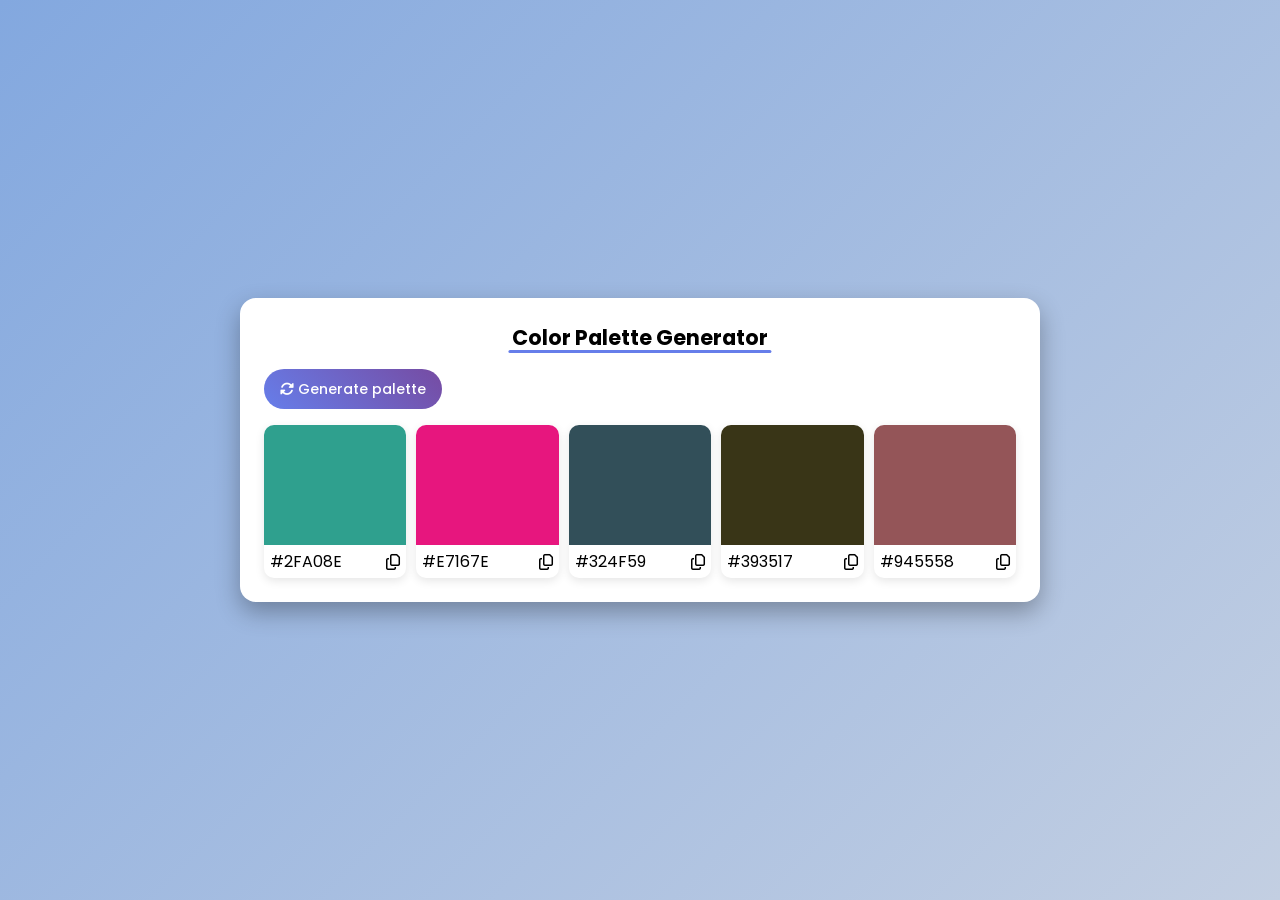
<file: color-palette-generator/index.html>
<!doctype html>
<html lang="en">
  <head>
    <meta charset="UTF-8" />
    <meta name="viewport" content="width=device-width, initial-scale=1.0" />
    <title>Color Palette Generator</title>
    <link
      rel="stylesheet"
      href="https://cdnjs.cloudflare.com/ajax/libs/font-awesome/6.7.2/css/all.min.css"
      integrity="sha512-Evv84Mr4kqVGRNSgIGL/F/aIDqQb7xQ2vcrdIwxfjThSH8CSR7PBEakCr51Ck+w+/U6swU2Im1vVX0SVk9ABhg=="
      crossorigin="anonymous"
      referrerpolicy="no-referrer"
    />
    <link rel="stylesheet" href="style.css" />
  </head>
  <body>
    <div class="container">
      <div class="title">Color Palette Generator</div>

      <button class="generate-btn" id="generate-btn">
        <i class="fas fa-sync-alt"></i>
        Generate palette
      </button>

      <div class="palettes-container" id="palettes-container">
        <!-- BOX 1 -->
        <div class="palette">
          <div class="color-palette"></div>
          <div class="color-info">
            <div class="color-text">#A232A2</div>
            <i class="far fa-copy copy-btn" title="Copy to clipboard"></i>
          </div>
        </div>

        <!-- BOX 2 -->
        <div class="palette">
          <div class="color-palette"></div>
          <div class="color-info">
            <div class="color-text">#A232A2</div>
            <i class="far fa-copy copy-btn" title="Copy to clipboard"></i>
          </div>
        </div>

        <!-- BOX 3 -->
        <div class="palette">
          <div class="color-palette"></div>
          <div class="color-info">
            <div class="color-text">#A232A2</div>
            <i class="far fa-copy copy-btn" title="Copy to clipboard"></i>
          </div>
        </div>

        <!-- BOX 4 -->
        <div class="palette">
          <div class="color-palette"></div>
          <div class="color-info">
            <div class="color-text">#A232A2</div>
            <i class="far fa-copy copy-btn" title="Copy to clipboard"></i>
          </div>
        </div>

        <!-- BOX 5 -->
        <div class="palette">
          <div class="color-palette"></div>
          <div class="color-info">
            <div class="color-text">#A232A2</div>
            <i class="far fa-copy copy-btn" title="Copy to clipboard"></i>
          </div>
        </div>
      </div>
    </div>
    <script src="script.js"></script>
  </body>
</html>
</file>
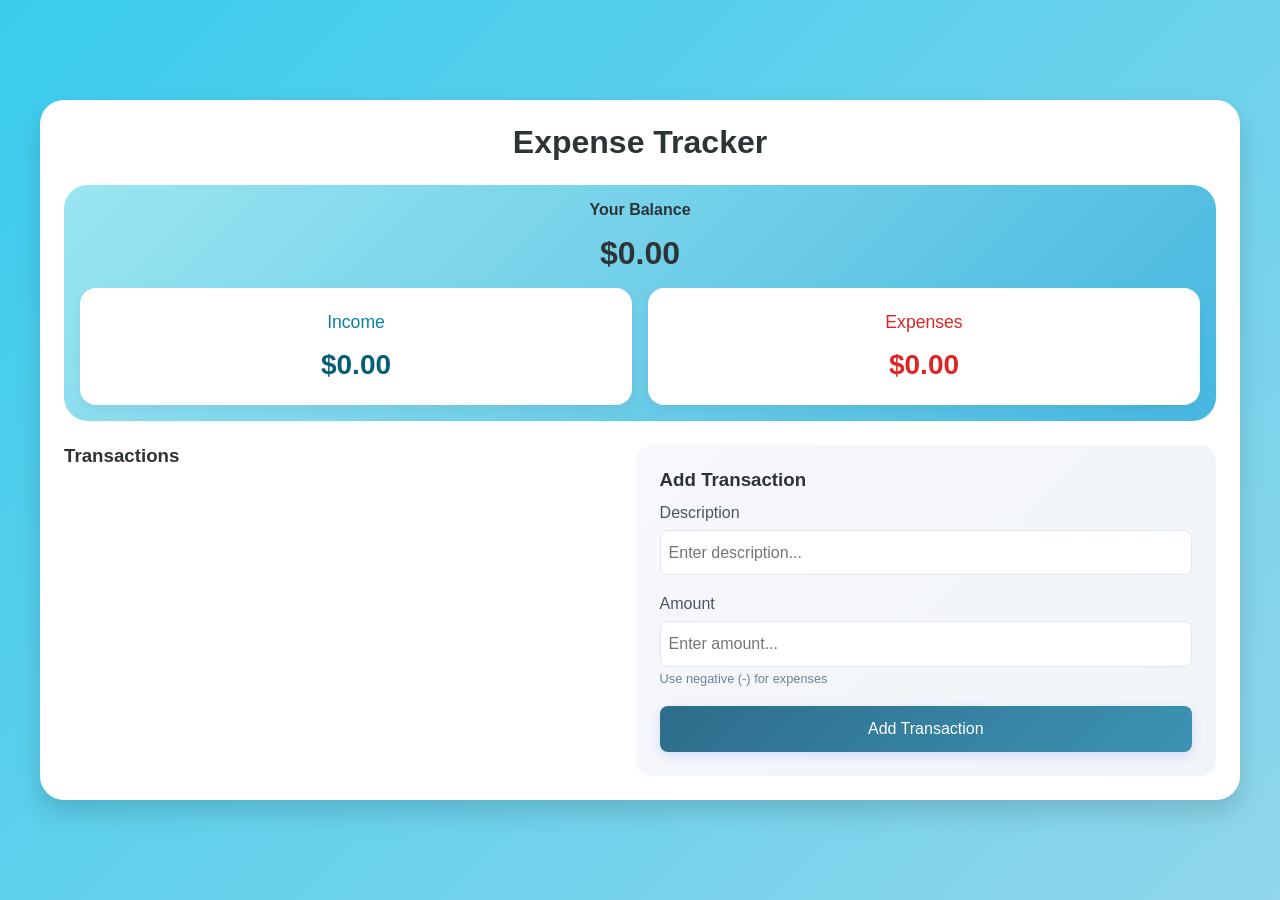
<file: expense-tracker/index.html>
<!doctype html>
<html lang="en">
  <head>
    <meta charset="UTF-8" />
    <meta name="viewport" content="width=device-width, initial-scale=1.0" />
    <link rel="stylesheet" href="style.css" />
    <title>Expense Tracker</title>
  </head>
  <body>
    <div class="container">
      <h1>Expense Tracker</h1>
      <div class="expense-info">
        <h4>Your Balance</h4>
        <h1 class="total-balance" id="total-balance">$0.00</h1>
        <div class="low-balance" id="low-balance">
          Your balance is running low.
        </div>
        <div class="expense-summary">
          <div class="expense-box income">
            <h3>Income</h3>
            <h2 id="total-income">$0.00</h2>
          </div>
          <div class="expense-box expenses">
            <h3>Expenses</h3>
            <h2 id="total-expenses">$0.00</h2>
          </div>
        </div>
      </div>

      <div class="expense-detail">
        <div class="transaction-container">
          <h3>Transactions</h3>
          <ul class="transaction-list" id="transaction-list">
            <!-- TRANSACTIONS WILL BE INSERTED HERE -->
          </ul>
        </div>
        <div class="form-container">
          <h3>Add Transaction</h3>
          <form class="form" id="form">
            <div class="form-group">
              <label for="description">Description</label>
              <input
                id="description"
                type="text"
                placeholder="Enter description..."
                autocomplete="off"
              />
            </div>

            <div class="form-group">
              <label for="amount">Amount</label>
              <input id="amount" type="number" placeholder="Enter amount..." />
              <div class="notes">Use negative (-) for expenses</div>
            </div>

            <button type="submit">Add Transaction</button>
          </form>
        </div>
      </div>
    </div>

    <script src="script.js"></script>
  </body>
</html>
</file>
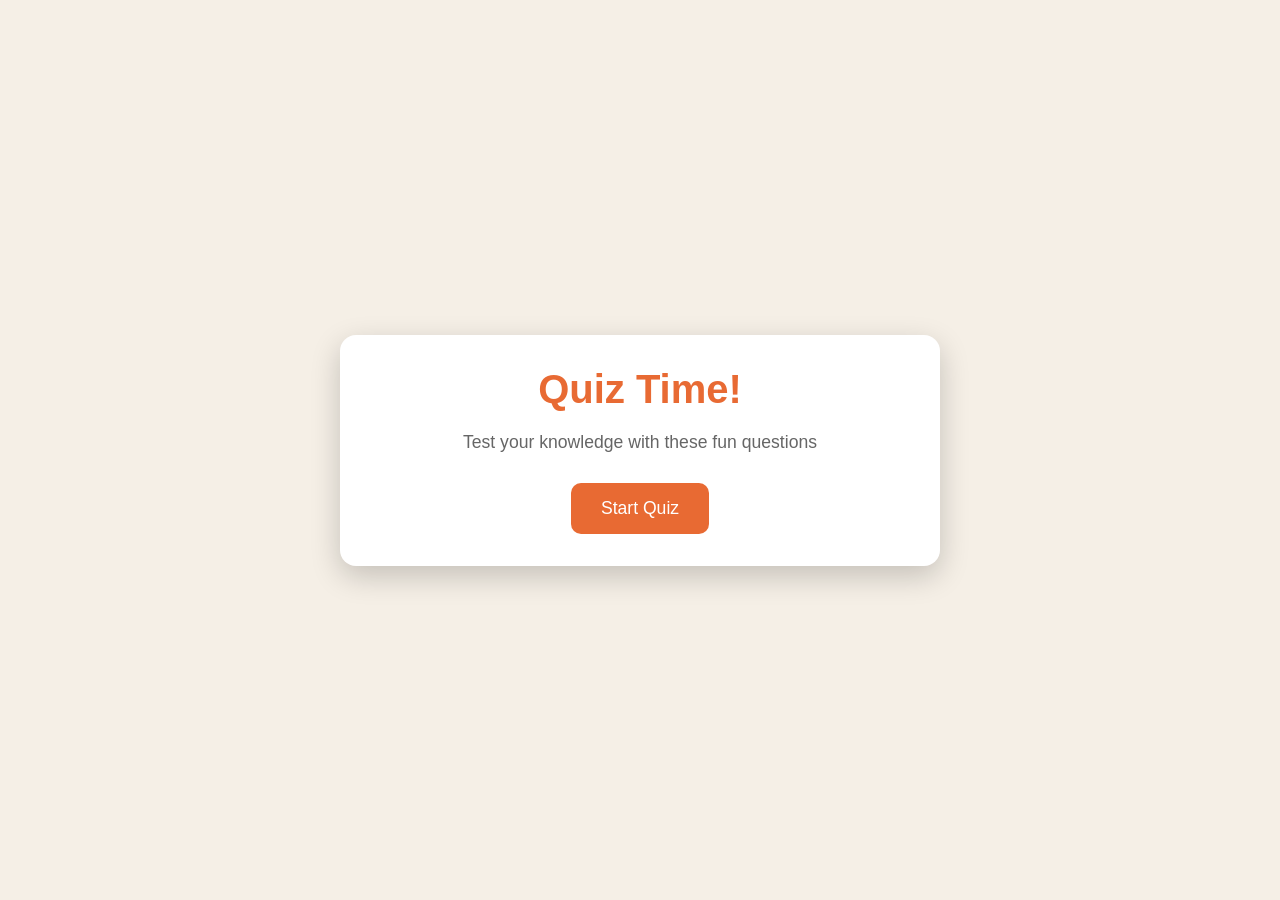
<file: quiz-time/index.html>
<!doctype html>
<html lang="en">
  <head>
    <meta charset="UTF-8" />
    <meta name="viewport" content="width=device-width, initial-scale=1.0" />
    <title>Document</title>
    <link
      href="https://fonts.googleapis.com/css?family=Poppins:100,100italic,200,200italic,300,300italic,regular,italic,500,500italic,600,600italic,700,700italic,800,800italic,900,900italic"
      rel="stylesheet"
    />
    <link rel="stylesheet" href="style.css" />
  </head>
  <body>
    <div class="container">
      <div class="screen active" id="start-screen">
        <h1>Quiz Time!</h1>
        <p>Test your knowledge with these fun questions</p>
        <button id="start-btn">Start Quiz</button>
      </div>

      <div class="screen" id="quiz-screen">
        <div class="quiz-header">
          <h2 id="question-text">Question goes here</h2>
          <div class="quiz-info">
            <p>
              Question <span id="current-question">1</span> of
              <span id="total-questions">5</span>
            </p>
            <p>Score: <span id="score">0</span></p>
          </div>
          <div class="answers-container" id="answers-container">
            <!-- Answer buttons will be inserted here by JS code -->
          </div>
          <div class="progress-bar">
            <di id="progress" class="progress"></di>
          </div>
        </div>
      </div>

      <div class="screen" id="result-screen">
        <h1>Quiz Results</h1>
        <div class="result-info">
          <p>
            You scored <span id="final-score">0</span> out of
            <span id="max-score">5</span>
          </p>
          <div id="result-message">Good job!</div>
        </div>
        <button id="restart-btn">Restart Quiz</button>
      </div>
    </div>
    <script src="script.js"></script>
  </body>
</html>
</file>
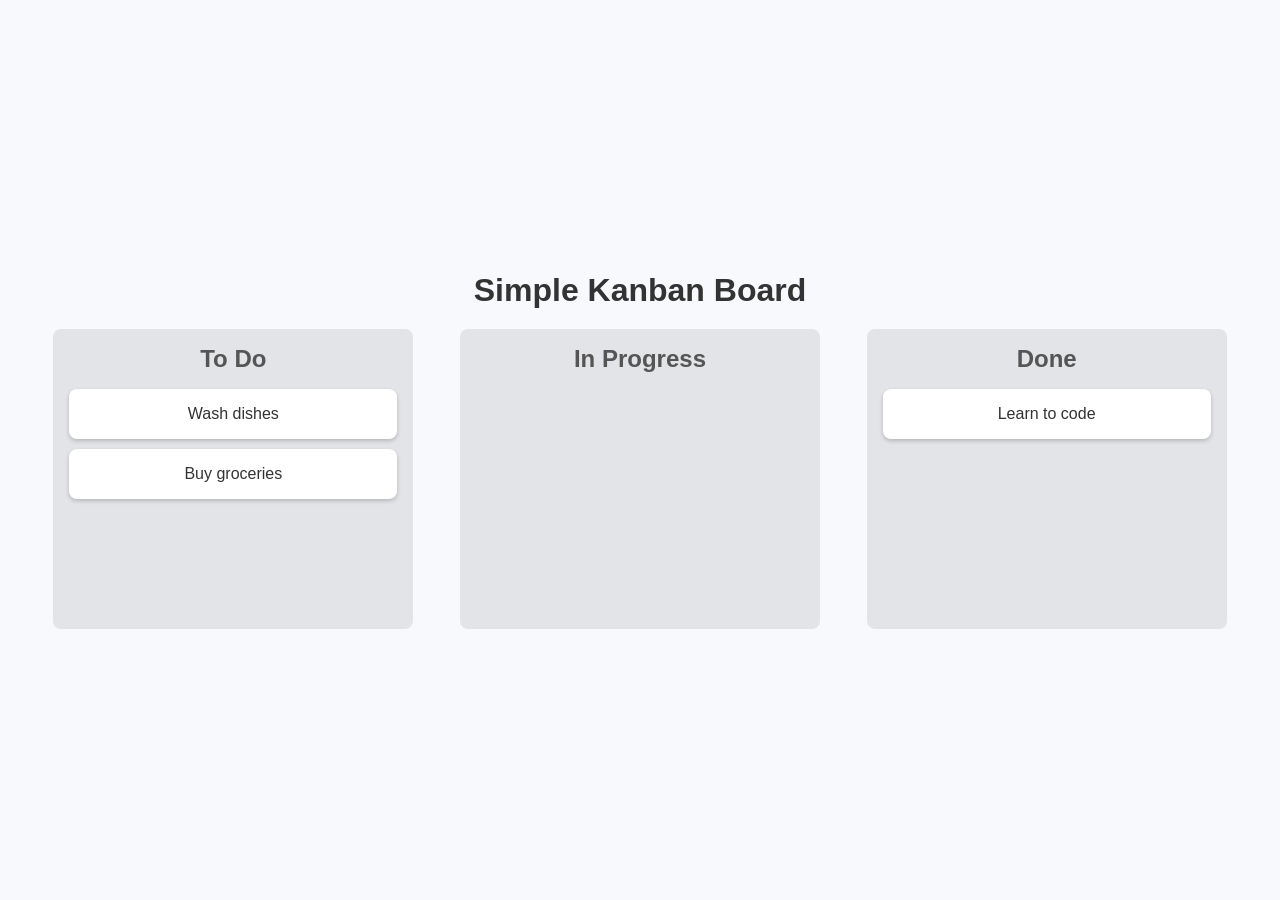
<file: simple-kanban-board/index.html>
<!doctype html>
<html lang="en">
  <head>
    <meta charset="UTF-8" />
    <meta name="viewport" content="width=device-width, initial-scale=1.0" />
    <link rel="stylesheet" href="style.css" />
    <title>Simple Kanban Board</title>
  </head>
  <body>
    <div class="container">
      <h1>Simple Kanban Board</h1>
      <div class="board-container">
        <!-- To Do Board -->
        <div class="board">
          <h3>To Do</h3>
          <div class="list" id="list1" draggable="true">Wash dishes</div>
          <div class="list" id="list2" draggable="true">Buy groceries</div>
        </div>

        <!-- In Progress Board -->
        <div class="board">
          <h3>In Progress</h3>
        </div>

        <!-- Done Board -->
        <div class="board">
          <h3>Done</h3>
          <div class="list" id="list3" draggable="true">Learn to code</div>
        </div>
      </div>
    </div>
    <script src="script.js"></script>
  </body>
</html>
</file>
<file: color-palette-generator/style.css>
@import url(https://fonts.googleapis.com/css?family=Poppins:100,100italic,200,200italic,300,300italic,regular,italic,500,500italic,600,600italic,700,700italic,800,800italic,900,900italic);

* {
  margin: 0;
  padding: 0;
  box-sizing: border-box;
  font-family: "Poppins", sans-serif;
}

body {
  background: linear-gradient(135deg, #83a8df, #c3cfe2);
  display: flex;
  align-items: center;
  justify-content: center;
  padding: 20px;
  min-height: 100vh;
}

.container {
  background-color: white;
  border-radius: 1rem;
  box-shadow: 0 10px 25px rgba(0, 0, 0, 0.3);
  width: 100%;
  max-width: 800px;
  padding: 24px;
  overflow: hidden;
}

.title {
  text-align: center;
  font-size: 1.3rem;
  font-weight: 700;
  margin: 0 auto;
  position: relative;
}

.title::after {
  content: "";
  position: absolute;
  bottom: 0;
  left: 50%;
  transform: translateX(-50%);
  width: 35%;
  height: 3px;
  background-color: #667eea;
  border-radius: 2px;
}

.generate-btn {
  background: linear-gradient(45deg, #667eea, #764ba2);
  color: white;
  border: none;
  padding: 0.6rem 1rem;
  border-radius: 50px;
  cursor: pointer;
  font-weight: 500;
  margin: 16px 0;
  font-size: 14px;
  transition: transform 0.2s;
}

.generate-btn:hover {
  transform: scale(1.05);
}

.palettes-container {
  display: flex;
  gap: 10px;
}

.palette {
  display: flex;
  flex-direction: column;
  overflow: hidden;
  width: 100%;
  border-radius: 10px;
  box-shadow: 0 3px 10px rgba(0, 0, 0, 0.1);
  transition: transform 0.2s;
  cursor: pointer;
}

.palette:hover {
  transform: translateY(-5px);
}

.color-palette {
  background-color: #80cab8;
  width: 100%;
  height: 120px;
}

.color-info {
  display: flex;
  align-items: center;
  padding: 4px 6px;
  justify-content: space-between;
}

.color-text {
  text-transform: uppercase;
}
</file>
<file: expense-tracker/style.css>
* {
  padding: 0;
  margin: 0;
  box-sizing: border-box;
}

body {
  background: linear-gradient(135deg, #3acced, #91d6eb);
  min-height: 100vh;
  font-family: "Poppins", sans-serif;
  padding: 20px;
  display: flex;
  align-items: center;
  justify-content: center;
  color: #2d3436;
}

.container {
  width: 100%;
  max-width: 1200px;
  background-color: white;
  padding: 1.5rem;
  border-radius: 24px;
  box-shadow: 0 12px 24px rgba(0, 0, 0, 0.15);
  display: flex;
  flex-direction: column;
  align-items: center;
}

.container > h1 {
  margin-bottom: 1.5rem;
}

.expense-info {
  width: 100%;
  background: linear-gradient(135deg, #9ae6f1, #46b7e0);
  border-radius: 24px;
  padding: 1rem;
  overflow: hidden;
  text-align: center;
}

.expense-info h4 {
  margin-bottom: 1rem;
}

.expense-info .total-balance {
  margin-bottom: 1rem;
}

.expense-info .low-balance {
  display: none;
  color: #aa0c0c;
  font-size: 0.8rem;
  margin: 0.5rem 0;
  font-style: italic;
}

.expense-info .low-balance.low {
  display: block;
}

.expense-summary {
  width: 100%;
  display: flex;
  justify-content: space-evenly;
  gap: 1rem;
}

.expense-box {
  width: 100%;
  background-color: white;
  padding: 24px;
  border-radius: 1rem;
  box-shadow: 0 4px 12px rgba(0, 0, 0, 0.05);
}

.income h3 {
  color: #0880a8;
  font-size: 1.1rem;
  font-weight: 500;
  margin-bottom: 1rem;
}

.expenses h3 {
  color: #dc2626;
  font-size: 1.1rem;
  font-weight: 500;
  margin-bottom: 1rem;
}

.income h2,
.expenses h2 {
  margin-top: 8px;
  font-size: 1.75rem;
  font-weight: 600;
}

.income h2 {
  color: #055e77;
}

.expenses h2 {
  color: #dc2626;
}

.expense-detail {
  width: 100%;
  display: flex;
  justify-content: space-between;
  gap: 1rem;
  margin-top: 1.5rem;
}

.transaction-container {
  width: 100%;
}

.form-container {
  width: 100%;
  background: linear-gradient(135deg, #f6f8fb, #f1f4f8);
  padding: 24px;
  border-radius: 16px;
  /* box-shadow: 0 4px 12px rgba(0, 0, 0, 0.15); */
  display: flex;
  flex-direction: column;
}

.form {
  display: flex;
  flex-direction: column;
  margin-top: 0.8rem;
  height: 100%;
}

.form-group {
  margin-bottom: 20px;
}

label {
  display: block;
  margin-bottom: 8px;
  color: #4a5568;
  font-weight: 500;
}

input {
  width: 100%;
  border: 1px solid #e2e8f0;
  border-radius: 8px;
  padding: 0.8rem 0.5rem;
  background-color: white;
  font-size: 1rem;
}

input:focus {
  outline: none;
  box-shadow: 0 0 0 2px rgba(102, 126, 234, 0.1);
}

input:hover {
  border-color: #cbd5e0;
}

.notes {
  color: #718096;
  font-size: 0.8rem;
  margin-top: 4px;
}

button[type="submit"] {
  background: linear-gradient(135deg, #2e6c8b 0%, #3c93b3 100%);
  color: white;
  border: none;
  padding: 14px;
  font-size: 1rem;
  font-weight: 500;
  border-radius: 0.5rem;
  box-shadow: 0 4px 12px rgba(102, 126, 234, 0.2);
  cursor: pointer;
  transition: all 0.2s ease;
  margin-top: auto;
}

button[type="submit"]:hover {
  transform: translateY(-2px);
}

.transaction-list {
  display: flex;
  flex-direction: column;
  gap: 12px;
  max-height: 500px;
  overflow-y: auto;
  overflow-x: hidden;
}

#transaction-list::-webkit-scrollbar {
  width: 8px;
}

#transaction-list::-webkit-scrollbar-track {
  /* scrollbar background */
  background-color: #f1f1f1;
  border-radius: 4px;
}
#transaction-list::-webkit-scrollbar-thumb {
  /* scrollbar draggable item */
  background-color: #cbd5e0;
  border-radius: 4px;
}
#transaction-list::-webkit-scrollbar-thumb:hover {
  background-color: #a0aec0;
}

.transaction {
  list-style-type: none;
  width: 100%;
  display: flex;
  align-items: center;
  justify-content: space-between;
  padding: 1rem 1.2rem;
  background-color: white;
  box-shadow: 0 2px 8px rgba(0, 0, 0, 0.05);
  border-radius: 12px;
  border-right: 5px solid;
}

.transaction:hover {
  transform: translateX(4px);
  box-shadow: 0 4px 12px rgba(0, 0, 0, 0.1);
}

.transaction.income {
  border-color: #055e77;
}

.transaction.expenses {
  border-color: #dc2626;
}

.transaction .delete-btn {
  outline: none;
  margin-left: 12px;
  border: none;
  background-color: transparent;
  color: #dc2626;
  font-size: 1.1rem;
  transition: all 0.2s ease;
  padding: 4px 8px;
  border-radius: 4px;
  opacity: 0;
  cursor: pointer;
}

.transaction:hover .delete-btn {
  opacity: 1;
}

.transaction .delete-btn:hover {
  background-color: #fee2e2;
  transform: scale(1.1);
}
</file>
<file: quiz-time/style.css>
/* Basic Reset */
* {
  margin: 0;
  padding: 0;
  box-sizing: border-box;
}

body {
  background-color: #f5efe6;
  display: flex;
  justify-content: center;
  align-items: center;
  min-height: 100vh;
  padding: 1rem;
  font-family: sans-serif;
}

.container {
  background-color: white;
  border-radius: 1rem;
  box-shadow: 0 10px 30px rgba(0, 0, 0, 0.2);
  width: 100%;
  max-width: 600px;
  overflow: hidden;
  position: relative;
}

/* SCREENS */
.screen {
  display: none;
  padding: 2rem;
  text-align: center;
}

.screen.active {
  display: block;
}

/* START SCREEN */
#start-screen h1 {
  color: #e86a33;
  margin-bottom: 20px;
  font-size: 2.5rem;
}

#start-screen p {
  color: #666;
  margin-bottom: 30px;
  font-size: 1.1rem;
}

.quiz-header {
  margin-bottom: 2rem;
}

#question-text {
  color: #333;
  font-size: 1.5rem;
  margin-bottom: 1rem;
  line-height: 1.4;
}

.quiz-info {
  display: flex;
  justify-content: space-between;
  color: #666;
  margin-bottom: 10px;
}

.answers-container {
  display: flex;
  flex-direction: column;
  gap: 10px;
  margin-bottom: 25px;
}

.answer-btn {
  background-color: #f8f0e5;
  color: #333;
  border: 2px solid #eadbc8;
  border-radius: 10px;
  padding: 1rem;
  cursor: pointer;
  text-align: left;
  transition: all 0.3s ease;
}

.answer-btn:hover {
  background-color: #eadbc8;
  border-color: #dac0ae;
}

.answer-btn.correct {
  background-color: #e6fff0;
  border-color: #a3f0c4;
  color: #28a745;
}

.answer-btn.incorrect {
  background-color: #fff0f0;
  border-color: #ffbdbd;
  color: #dc3545;
}

.progress-bar {
  height: 10px;
  background-color: #f8f0e5;
  border-radius: 5px;
  overflow: hidden;
  margin-top: 20px;
}

.progress {
  display: block;
  height: 100%;
  background-color: #e86a33;
  width: 0%;
  transition: width 0.3s ease;
}

/* RESULT SCREEN */
#result-screen h1 {
  color: #e86a33;
  margin-bottom: 30px;
}

.result-info {
  background-color: #f8f0e5;
  border-radius: 10px;
  padding: 20px;
  margin-bottom: 30px;
}

.result-info p {
  font-size: 1.2rem;
  color: #333;
  margin-bottom: 1rem;
}

#result-message {
  font-size: 1.5rem;
  font-weight: 600;
  color: #e86a33;
}

button {
  background-color: #e86a33;
  color: white;
  border: none;
  border-radius: 10px;
  padding: 15px 30px;
  font-size: 1.1rem;
  cursor: pointer;
  transition: background-color 0.3s ease;
}

button:hover {
  background-color: #d45b28;
}

@media (max-width: 500px) {
  .screen {
    padding: 1rem;
  }

  #start-screen h1 {
    font-size: 2rem;
  }

  #question-text {
    font-size: 1.3rem;
  }

  .answer-btn {
    padding: 12px;
  }

  button {
    padding: 12px 25px;
    font-size: 1rem;
  }
}
</file>
<file: simple-kanban-board/style.css>
* {
  margin: 0;
  padding: 0;
  box-sizing: border-box;
}

body {
  font-family: sans-serif;
  background-color: #f7f9fc;
  min-height: 100vh;
  display: flex;
  justify-content: center;
  align-items: center;
}

.container {
  text-align: center;
  width: 100%;
  padding: 1.2rem;
}

h1 {
  color: #333;
  margin-bottom: 20px;
  font-size: 2rem;
}

.board-container {
  display: flex;
  width: 100%;
  text-align: center;
  max-width: 1200px;
  gap: 20px;
  margin: 0 auto;
  justify-content: space-around;
}

.board {
  background-color: #e3e4e8;
  border-radius: 8px;
  padding: 1rem;
  width: 30%;
  min-height: 300px;
  display: flex;
  flex-direction: column;
}

.board h3 {
  color: #555;
  margin-bottom: 1rem;
  font-size: 1.5rem;
}

.list {
  background-color: white;
  color: #333;
  padding: 1rem;
  margin-bottom: 10px;
  border-radius: 8px;
  cursor: grab;
  box-shadow: 0 2px 4px rgba(0, 0, 0, 0.2);
}

.list:active {
  cursor: grabbing;
  opacity: 0.6;
}

.board.over {
  background-color: #d1d3d8;
}
</file>
